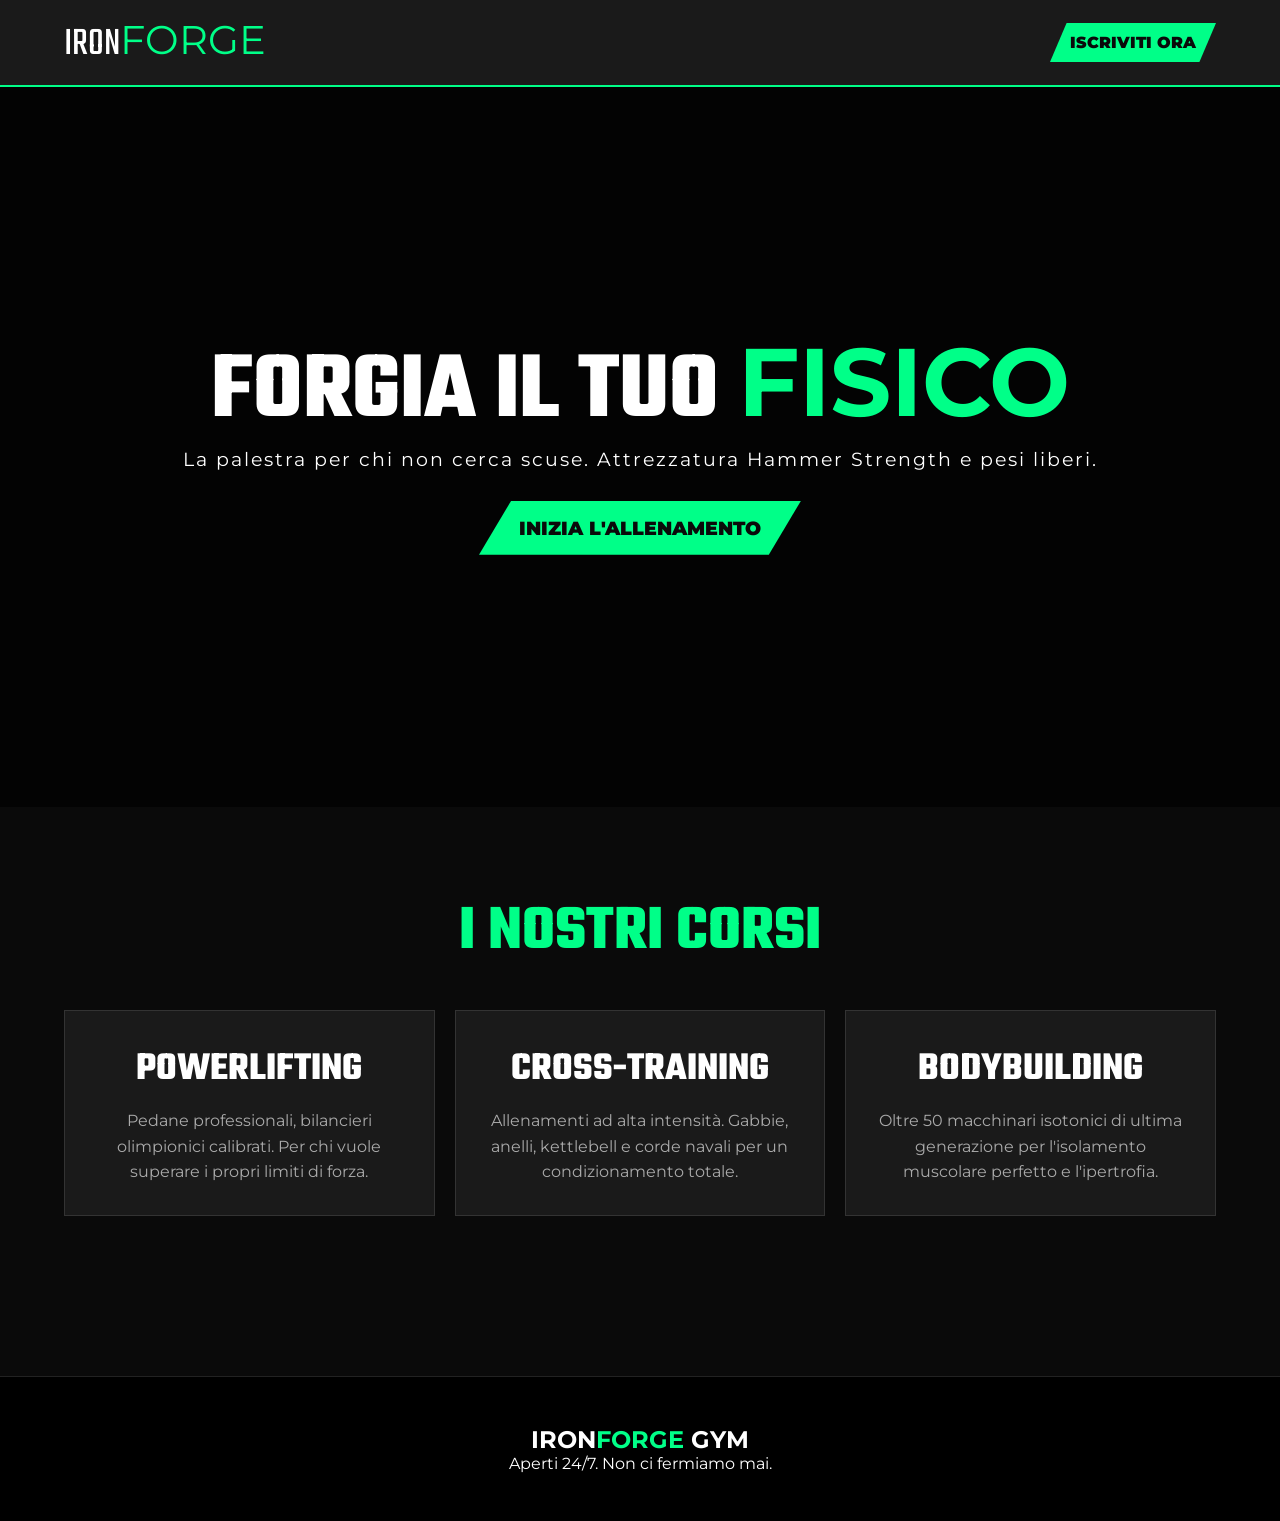
<file: assets/vertex/gym.html>
<!DOCTYPE html>
<html lang="it">
<head>
    <meta charset="UTF-8">
    <meta name="viewport" content="width=device-width, initial-scale=1.0">
    <title>IronForge Gym | Palestra e Fitness</title>
    <link href="https://fonts.googleapis.com/css2?family=Teko:wght@600;700&family=Montserrat:wght@400;700;900&display=swap" rel="stylesheet">
    <style>
        :root { --neon: #00ff88; --dark: #0a0a0a; --gray: #1a1a1a; --white: #fff; }
        * { margin: 0; padding: 0; box-sizing: border-box; font-family: 'Montserrat', sans-serif; color: var(--white); }
        body { background: var(--dark); }
        nav { display: flex; justify-content: space-between; padding: 20px 5%; background: var(--gray); align-items: center; border-bottom: 2px solid var(--neon); }
        .logo { font-family: 'Teko', sans-serif; font-size: 2.5rem; color: var(--white); text-transform: uppercase; line-height: 1;}
        .logo span { color: var(--neon); }
        .hero { height: 80vh; background: linear-gradient(rgba(0,0,0,0.7), rgba(0,0,0,0.7)), url('https://images.unsplash.com/photo-1534438327276-14e5300c3a48?ixlib=rb-4.0.3&auto=format&fit=crop&w=1920&q=80') center/cover; display: flex; align-items: center; justify-content: center; text-align: center; }
        .hero h1 { font-family: 'Teko', sans-serif; font-size: 6rem; text-transform: uppercase; margin-bottom: 10px; line-height: 0.9;}
        .hero h1 span { color: var(--neon); }
        .hero p { font-size: 1.2rem; margin-bottom: 30px; letter-spacing: 2px; }
        .btn { background: var(--neon); color: var(--dark); padding: 15px 40px; font-size: 1.2rem; font-weight: 900; text-transform: uppercase; text-decoration: none; transition: 0.3s; clip-path: polygon(10% 0, 100% 0, 90% 100%, 0% 100%); display: inline-block;}
        .btn:hover { background: var(--white); transform: scale(1.05); }
        .classes { padding: 5rem 5%; text-align: center; }
        .classes h2 { font-family: 'Teko', sans-serif; font-size: 4rem; color: var(--neon); margin-bottom: 2rem; }
        .grid { display: grid; grid-template-columns: repeat(auto-fit, minmax(300px, 1fr)); gap: 20px; }
        .card { background: var(--gray); padding: 30px; border: 1px solid #333; transition: 0.3s; }
        .card:hover { border-color: var(--neon); transform: translateY(-10px); }
        .card h3 { font-family: 'Teko', sans-serif; font-size: 2.5rem; margin-bottom: 10px; }
        .card p { color: #aaa; line-height: 1.6; }
        footer { padding: 3rem 5%; text-align: center; background: #000; border-top: 1px solid #222; margin-top: 5rem;}
        footer span { color: var(--neon); }
    </style>
</head>
<body>
    <nav>
        <div class="logo">IRON<span>FORGE</span></div>
        <a href="#" class="btn" style="padding: 10px 20px; font-size: 1rem;">Iscriviti Ora</a>
    </nav>
    <header class="hero">
        <div>
            <h1>FORGIA IL TUO <span>FISICO</span></h1>
            <p>La palestra per chi non cerca scuse. Attrezzatura Hammer Strength e pesi liberi.</p>
            <a href="#corsi" class="btn">Inizia l'Allenamento</a>
        </div>
    </header>
    <section class="classes" id="corsi">
        <h2>I NOSTRI CORSI</h2>
        <div class="grid">
            <div class="card">
                <h3>POWERLIFTING</h3>
                <p>Pedane professionali, bilancieri olimpionici calibrati. Per chi vuole superare i propri limiti di forza.</p>
            </div>
            <div class="card">
                <h3>CROSS-TRAINING</h3>
                <p>Allenamenti ad alta intensità. Gabbie, anelli, kettlebell e corde navali per un condizionamento totale.</p>
            </div>
            <div class="card">
                <h3>BODYBUILDING</h3>
                <p>Oltre 50 macchinari isotonici di ultima generazione per l'isolamento muscolare perfetto e l'ipertrofia.</p>
            </div>
        </div>
    </section>
    <footer>
        <h2>IRON<span>FORGE</span> GYM</h2>
        <p>Aperti 24/7. Non ci fermiamo mai.</p>
    </footer>
</body>
</html>
</file>
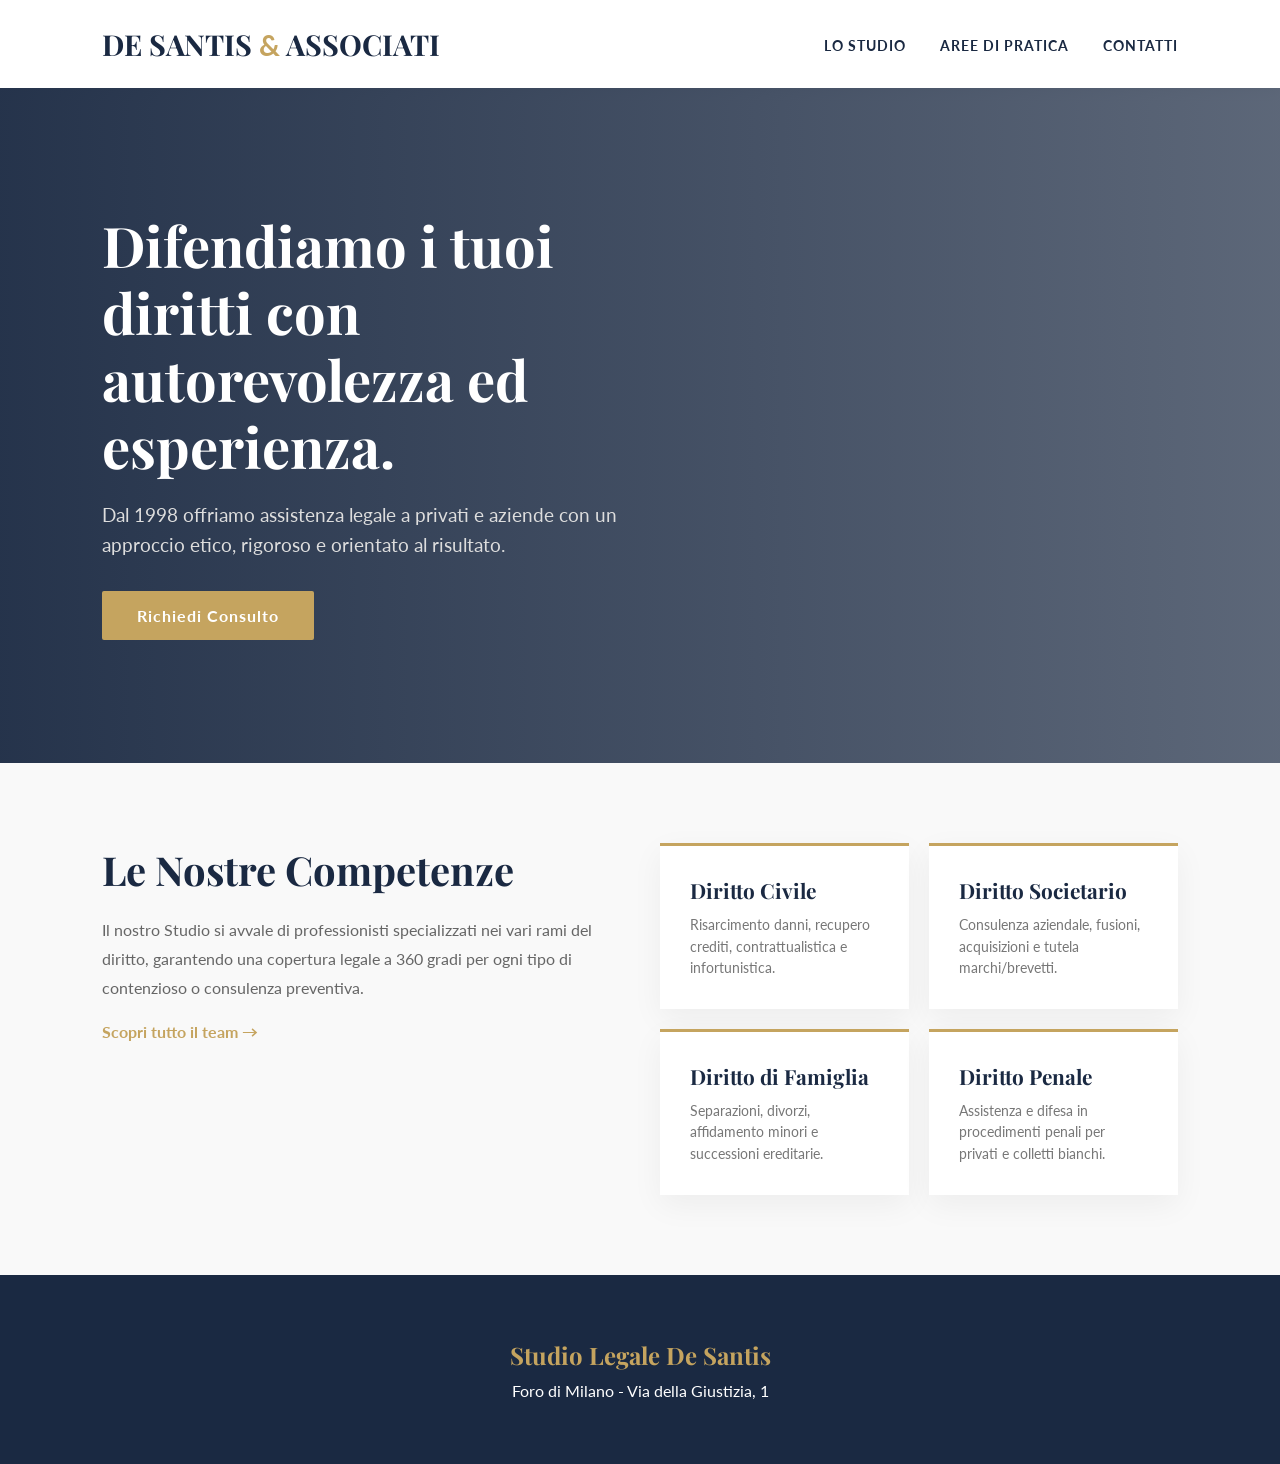
<file: assets/vertex/lawyer.html>
<!DOCTYPE html>
<html lang="it">
<head>
    <meta charset="UTF-8">
    <meta name="viewport" content="width=device-width, initial-scale=1.0">
    <title>Studio Legale De Santis | Avvocati</title>
    <link href="https://fonts.googleapis.com/css2?family=Playfair+Display:ital,wght@0,400;0,700;1,400&family=Lato:wght@300;400;700&display=swap" rel="stylesheet">
    <style>
        :root { --blue: #1A2942; --gold: #C5A45F; --bg: #F9F9F9; --text: #333; }
        * { margin: 0; padding: 0; box-sizing: border-box; font-family: 'Lato', sans-serif; color: var(--text); }
        body { background: var(--bg); }
        h1, h2, h3, .logo { font-family: 'Playfair Display', serif; }
        nav { display: flex; justify-content: space-between; padding: 25px 8%; background: #fff; align-items: center; box-shadow: 0 2px 15px rgba(0,0,0,0.05); }
        .logo { font-size: 1.8rem; font-weight: 700; color: var(--blue); }
        .logo span { color: var(--gold); }
        .nav-links a { margin-left: 30px; text-decoration: none; color: var(--blue); font-weight: 700; font-size: 0.9rem; text-transform: uppercase; letter-spacing: 1px;}
        .hero { height: 75vh; background: linear-gradient(to right, rgba(26, 41, 66, 0.95), rgba(26, 41, 66, 0.7)), url('https://images.unsplash.com/photo-1505664194779-8beaceb93744?ixlib=rb-4.0.3&auto=format&fit=crop&w=1920&q=80') center/cover; display: flex; align-items: center; padding: 0 8%; color: white;}
        .hero-text { max-width: 600px; }
        .hero h1 { font-size: 3.5rem; color: white; margin-bottom: 20px; line-height: 1.2;}
        .hero p { font-size: 1.2rem; color: #ddd; margin-bottom: 30px; line-height: 1.6; }
        .btn { background: var(--gold); color: white; padding: 15px 35px; text-decoration: none; font-weight: 700; letter-spacing: 1px; transition: 0.3s; border-radius: 2px; display: inline-block;}
        .btn:hover { background: #b08d4a; }
        .services { padding: 5rem 8%; display: flex; gap: 40px; }
        .services-text { flex: 1; }
        .services-text h2 { font-size: 2.5rem; color: var(--blue); margin-bottom: 20px; }
        .services-text p { line-height: 1.8; color: #666; margin-bottom: 20px;}
        .grid { flex: 1; display: grid; grid-template-columns: 1fr 1fr; gap: 20px; }
        .card { background: white; padding: 30px; border-top: 3px solid var(--gold); box-shadow: 0 10px 30px rgba(0,0,0,0.05); }
        .card h3 { color: var(--blue); margin-bottom: 10px; font-size: 1.3rem;}
        .card p { font-size: 0.9rem; color: #777; line-height: 1.5; }
        footer { background: var(--blue); color: white; padding: 4rem 8%; text-align: center; }
        footer h2, footer p { color: white; }

        /* Responsive Mobile */
        @media (max-width: 900px) {
            nav { flex-direction: column; gap: 1rem; padding: 20px 5%; text-align: center; }
            .nav-links a { margin: 0 10px; }
            .hero { height: auto; min-height: 70vh; padding: 5rem 5% 4rem; text-align: center; }
            .hero-text { max-width: 100%; margin: 0 auto; }
            .hero h1 { font-size: clamp(2.2rem, 7vw, 3rem); }
            .hero p { font-size: 1.05rem; }
            .services { flex-direction: column; padding: 4rem 5%; gap: 2.5rem; }
            .services-text h2 { font-size: 2.2rem; }
            .grid { grid-template-columns: 1fr; gap: 15px; }
            .card { padding: 22px; }
        }
    </style>
</head>
<body>
    <nav>
        <div class="logo">DE SANTIS <span>&</span> ASSOCIATI</div>
        <div class="nav-links">
            <a href="#">Lo Studio</a>
            <a href="#">Aree di Pratica</a>
            <a href="#">Contatti</a>
        </div>
    </nav>
    <header class="hero">
        <div class="hero-text">
            <h1>Difendiamo i tuoi diritti con autorevolezza ed esperienza.</h1>
            <p>Dal 1998 offriamo assistenza legale a privati e aziende con un approccio etico, rigoroso e orientato al risultato.</p>
            <a href="#" class="btn">Richiedi Consulto</a>
        </div>
    </header>
    <section class="services">
        <div class="services-text">
            <h2>Le Nostre Competenze</h2>
            <p>Il nostro Studio si avvale di professionisti specializzati nei vari rami del diritto, garantendo una copertura legale a 360 gradi per ogni tipo di contenzioso o consulenza preventiva.</p>
            <a href="#" style="color: var(--gold); font-weight: bold; text-decoration: none;">Scopri tutto il team &rarr;</a>
        </div>
        <div class="grid">
            <div class="card">
                <h3>Diritto Civile</h3>
                <p>Risarcimento danni, recupero crediti, contrattualistica e infortunistica.</p>
            </div>
            <div class="card">
                <h3>Diritto Societario</h3>
                <p>Consulenza aziendale, fusioni, acquisizioni e tutela marchi/brevetti.</p>
            </div>
            <div class="card">
                <h3>Diritto di Famiglia</h3>
                <p>Separazioni, divorzi, affidamento minori e successioni ereditarie.</p>
            </div>
            <div class="card">
                <h3>Diritto Penale</h3>
                <p>Assistenza e difesa in procedimenti penali per privati e colletti bianchi.</p>
            </div>
        </div>
    </section>
    <footer>
        <h2 style="font-family: 'Playfair Display', serif; color: var(--gold); margin-bottom: 10px;">Studio Legale De Santis</h2>
        <p>Foro di Milano - Via della Giustizia, 1</p>
    </footer>
</body>
</html>
</file>
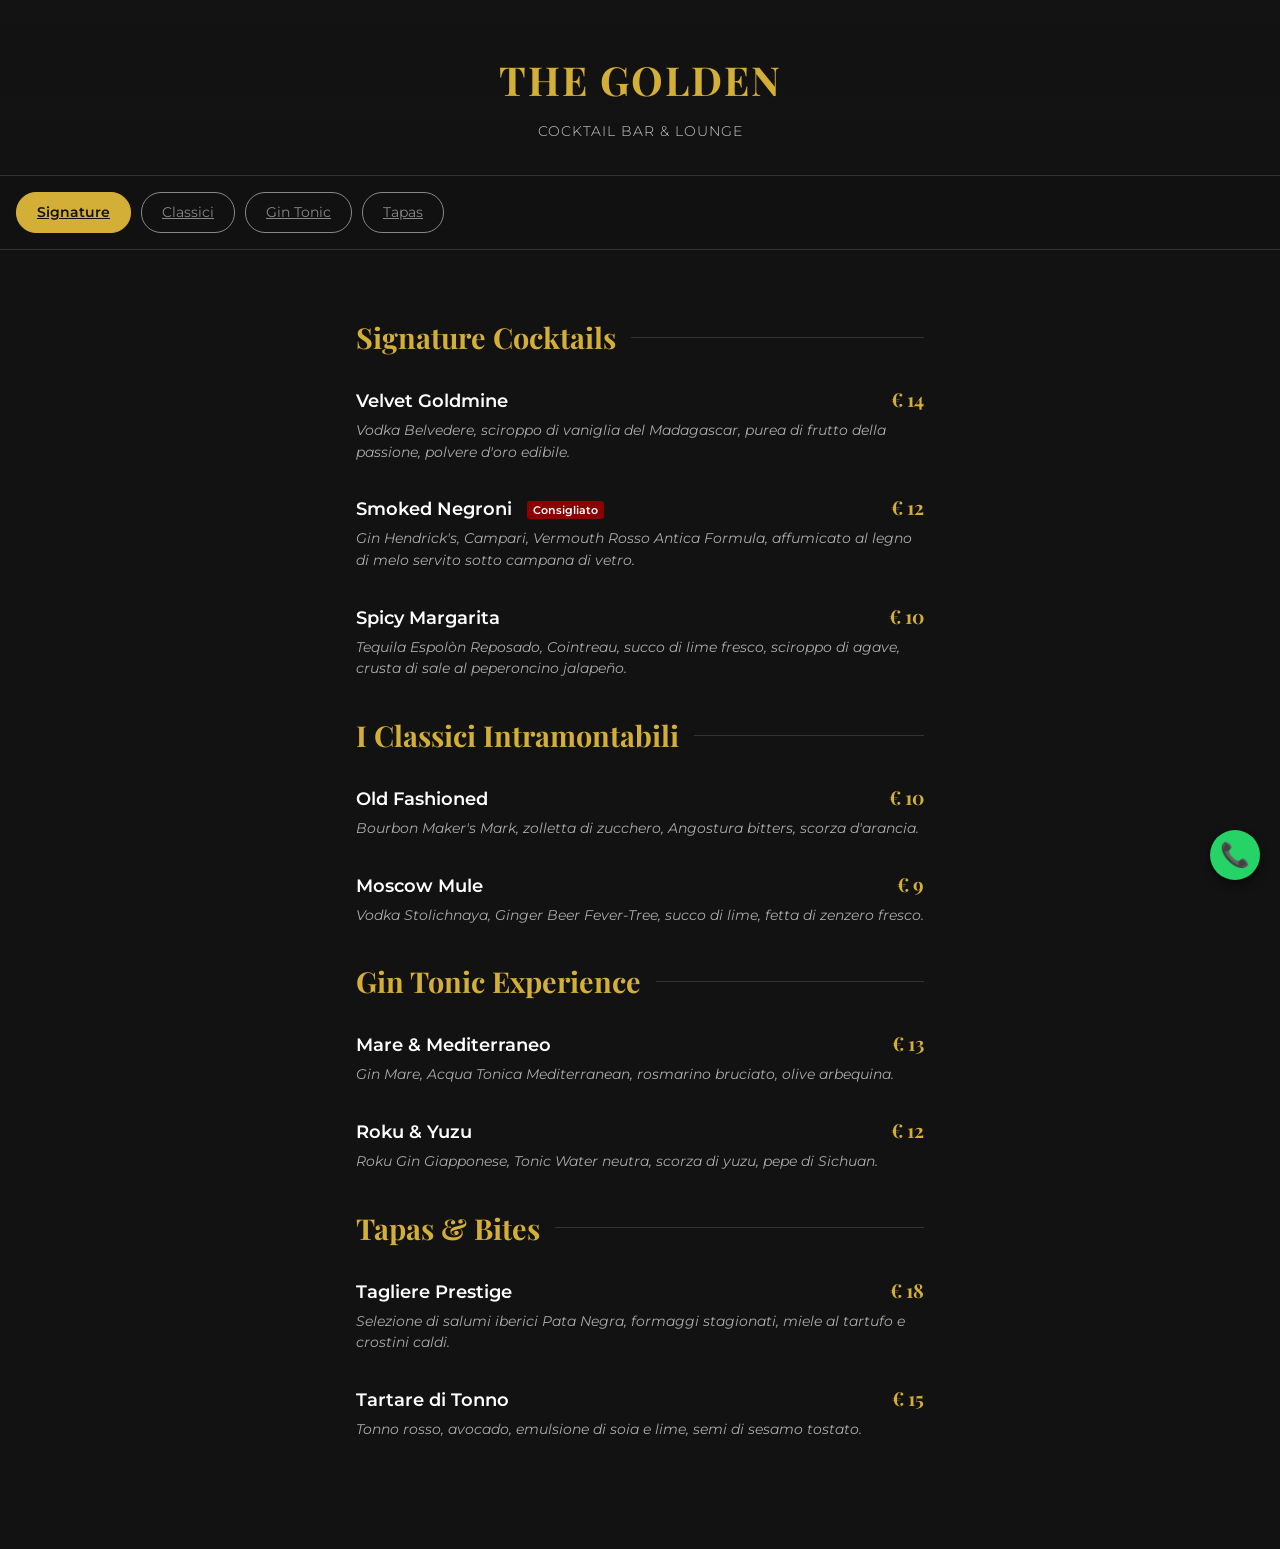
<file: assets/vertex/menu_cocktail.html>
<!DOCTYPE html>
<html lang="it">
<head>
    <meta charset="UTF-8">
    <meta name="viewport" content="width=device-width, initial-scale=1.0, maximum-scale=1.0, user-scalable=no">
    <title>Menù - The Golden Cocktail Bar</title>
    <link href="https://fonts.googleapis.com/css2?family=Playfair+Display:ital,wght@0,400;0,700;1,400&family=Montserrat:wght@300;400;600&display=swap" rel="stylesheet">
    <style>
        :root {
            --bg-color: #121212;
            --text-color: #f5f5f5;
            --gold: #d4af37;
            --gold-dark: #aa8c2c;
            --gray: #333;
        }

        * {
            margin: 0;
            padding: 0;
            box-sizing: border-box;
        }

        body {
            background-color: var(--bg-color);
            color: var(--text-color);
            font-family: 'Montserrat', sans-serif;
            line-height: 1.6;
        }

        /* Intestazione */
        header {
            text-align: center;
            padding: 3rem 1rem 2rem;
            border-bottom: 1px solid var(--gray);
            background: linear-gradient(to bottom, rgba(18,18,18,0.9), var(--bg-color)), url('https://images.unsplash.com/photo-1514362545857-3bc16c4c7d1b?ixlib=rb-4.0.3&auto=format&fit=crop&w=800&q=80') center/cover;
        }

        header h1 {
            font-family: 'Playfair Display', serif;
            font-size: 2.5rem;
            color: var(--gold);
            letter-spacing: 2px;
            margin-bottom: 0.5rem;
            text-transform: uppercase;
        }

        header p {
            font-size: 0.9rem;
            color: #ccc;
            font-weight: 300;
            letter-spacing: 1px;
        }

        /* Filtri Categorie (Sticky) */
        .categories {
            display: flex;
            overflow-x: auto;
            padding: 1rem;
            background-color: rgba(18, 18, 18, 0.95);
            position: sticky;
            top: 0;
            z-index: 100;
            border-bottom: 1px solid var(--gray);
            /* Nascondi scrollbar */
            scrollbar-width: none; 
            -ms-overflow-style: none;
        }
        .categories::-webkit-scrollbar {
            display: none;
        }

        .cat-btn {
            background: transparent;
            color: #888;
            border: 1px solid #888;
            padding: 8px 20px;
            margin-right: 10px;
            border-radius: 20px;
            font-family: 'Montserrat', sans-serif;
            font-size: 0.9rem;
            white-space: nowrap;
            cursor: pointer;
            transition: all 0.3s;
        }

        .cat-btn.active, .cat-btn:hover {
            color: var(--bg-color);
            background-color: var(--gold);
            border-color: var(--gold);
            font-weight: 600;
        }

        /* Lista Menù */
        .menu-container {
            padding: 2rem 1rem 5rem;
            max-width: 600px;
            margin: 0 auto;
        }

        .section-title {
            font-family: 'Playfair Display', serif;
            color: var(--gold);
            font-size: 1.8rem;
            margin: 2rem 0 1.5rem;
            display: flex;
            align-items: center;
        }

        .section-title::after {
            content: '';
            flex: 1;
            height: 1px;
            background-color: var(--gray);
            margin-left: 15px;
        }

        /* Singolo Articolo */
        .item {
            margin-bottom: 1.8rem;
        }

        .item-header {
            display: flex;
            justify-content: space-between;
            align-items: baseline;
            margin-bottom: 0.3rem;
        }

        .item-name {
            font-weight: 600;
            font-size: 1.1rem;
            color: white;
        }

        .item-price {
            font-family: 'Playfair Display', serif;
            color: var(--gold);
            font-size: 1.2rem;
            font-weight: bold;
        }

        .item-desc {
            font-size: 0.85rem;
            color: #aaa;
            font-style: italic;
        }

        .badge {
            background-color: #8b0000;
            color: white;
            font-size: 0.7rem;
            padding: 2px 6px;
            border-radius: 3px;
            margin-left: 10px;
            vertical-align: middle;
            font-style: normal;
        }

        /* Notifica aggiunta */
        .whatsapp-btn {
            position: fixed;
            bottom: 20px;
            right: 20px;
            background-color: #25D366;
            color: white;
            width: 50px;
            height: 50px;
            border-radius: 50%;
            display: flex;
            justify-content: center;
            align-items: center;
            box-shadow: 0 4px 10px rgba(0,0,0,0.5);
            text-decoration: none;
            font-size: 1.5rem;
            z-index: 1000;
        }

    </style>
</head>
<body>

    <header>
        <h1>The Golden</h1>
        <p>COCKTAIL BAR & LOUNGE</p>
    </header>

    <!-- Navigazione Categorie Ottimizzata per Swipe -->
    <div class="categories">
        <a href="#signature" class="cat-btn active">Signature</a>
        <a href="#classici" class="cat-btn">Classici</a>
        <a href="#gin" class="cat-btn">Gin Tonic</a>
        <a href="#food" class="cat-btn">Tapas</a>
    </div>

    <div class="menu-container">

        <!-- Categoria 1 -->
        <h2 id="signature" class="section-title">Signature Cocktails</h2>
        
        <div class="item">
            <div class="item-header">
                <span class="item-name">Velvet Goldmine</span>
                <span class="item-price">€ 14</span>
            </div>
            <p class="item-desc">Vodka Belvedere, sciroppo di vaniglia del Madagascar, purea di frutto della passione, polvere d'oro edibile.</p>
        </div>

        <div class="item">
            <div class="item-header">
                <span class="item-name">Smoked Negroni <span class="badge">Consigliato</span></span>
                <span class="item-price">€ 12</span>
            </div>
            <p class="item-desc">Gin Hendrick's, Campari, Vermouth Rosso Antica Formula, affumicato al legno di melo servito sotto campana di vetro.</p>
        </div>

        <div class="item">
            <div class="item-header">
                <span class="item-name">Spicy Margarita</span>
                <span class="item-price">€ 10</span>
            </div>
            <p class="item-desc">Tequila Espolòn Reposado, Cointreau, succo di lime fresco, sciroppo di agave, crusta di sale al peperoncino jalapeño.</p>
        </div>

        <!-- Categoria 2 -->
        <h2 id="classici" class="section-title">I Classici Intramontabili</h2>
        
        <div class="item">
            <div class="item-header">
                <span class="item-name">Old Fashioned</span>
                <span class="item-price">€ 10</span>
            </div>
            <p class="item-desc">Bourbon Maker's Mark, zolletta di zucchero, Angostura bitters, scorza d'arancia.</p>
        </div>

        <div class="item">
            <div class="item-header">
                <span class="item-name">Moscow Mule</span>
                <span class="item-price">€ 9</span>
            </div>
            <p class="item-desc">Vodka Stolichnaya, Ginger Beer Fever-Tree, succo di lime, fetta di zenzero fresco.</p>
        </div>

        <!-- Categoria 3 -->
        <h2 id="gin" class="section-title">Gin Tonic Experience</h2>
        
        <div class="item">
            <div class="item-header">
                <span class="item-name">Mare & Mediterraneo</span>
                <span class="item-price">€ 13</span>
            </div>
            <p class="item-desc">Gin Mare, Acqua Tonica Mediterranean, rosmarino bruciato, olive arbequina.</p>
        </div>

        <div class="item">
            <div class="item-header">
                <span class="item-name">Roku & Yuzu</span>
                <span class="item-price">€ 12</span>
            </div>
            <p class="item-desc">Roku Gin Giapponese, Tonic Water neutra, scorza di yuzu, pepe di Sichuan.</p>
        </div>

        <!-- Categoria 4 -->
        <h2 id="food" class="section-title">Tapas & Bites</h2>
        
        <div class="item">
            <div class="item-header">
                <span class="item-name">Tagliere Prestige</span>
                <span class="item-price">€ 18</span>
            </div>
            <p class="item-desc">Selezione di salumi iberici Pata Negra, formaggi stagionati, miele al tartufo e crostini caldi.</p>
        </div>

        <div class="item">
            <div class="item-header">
                <span class="item-name">Tartare di Tonno</span>
                <span class="item-price">€ 15</span>
            </div>
            <p class="item-desc">Tonno rosso, avocado, emulsione di soia e lime, semi di sesamo tostato.</p>
        </div>

    </div>

    <!-- Bottone fisso per prenotare tavolo -->
    <a href="#" class="whatsapp-btn" title="Prenota su WhatsApp" onclick="alert('Qui si aprirà la chat WhatsApp del locale!')">
        📞
    </a>

    <script>
        // Semplice script per evidenziare la categoria cliccata
        const btns = document.querySelectorAll('.cat-btn');
        btns.forEach(btn => {
            btn.addEventListener('click', function() {
                btns.forEach(b => b.classList.remove('active'));
                this.classList.add('active');
            });
        });
    </script>
</body>
</html>
</file>
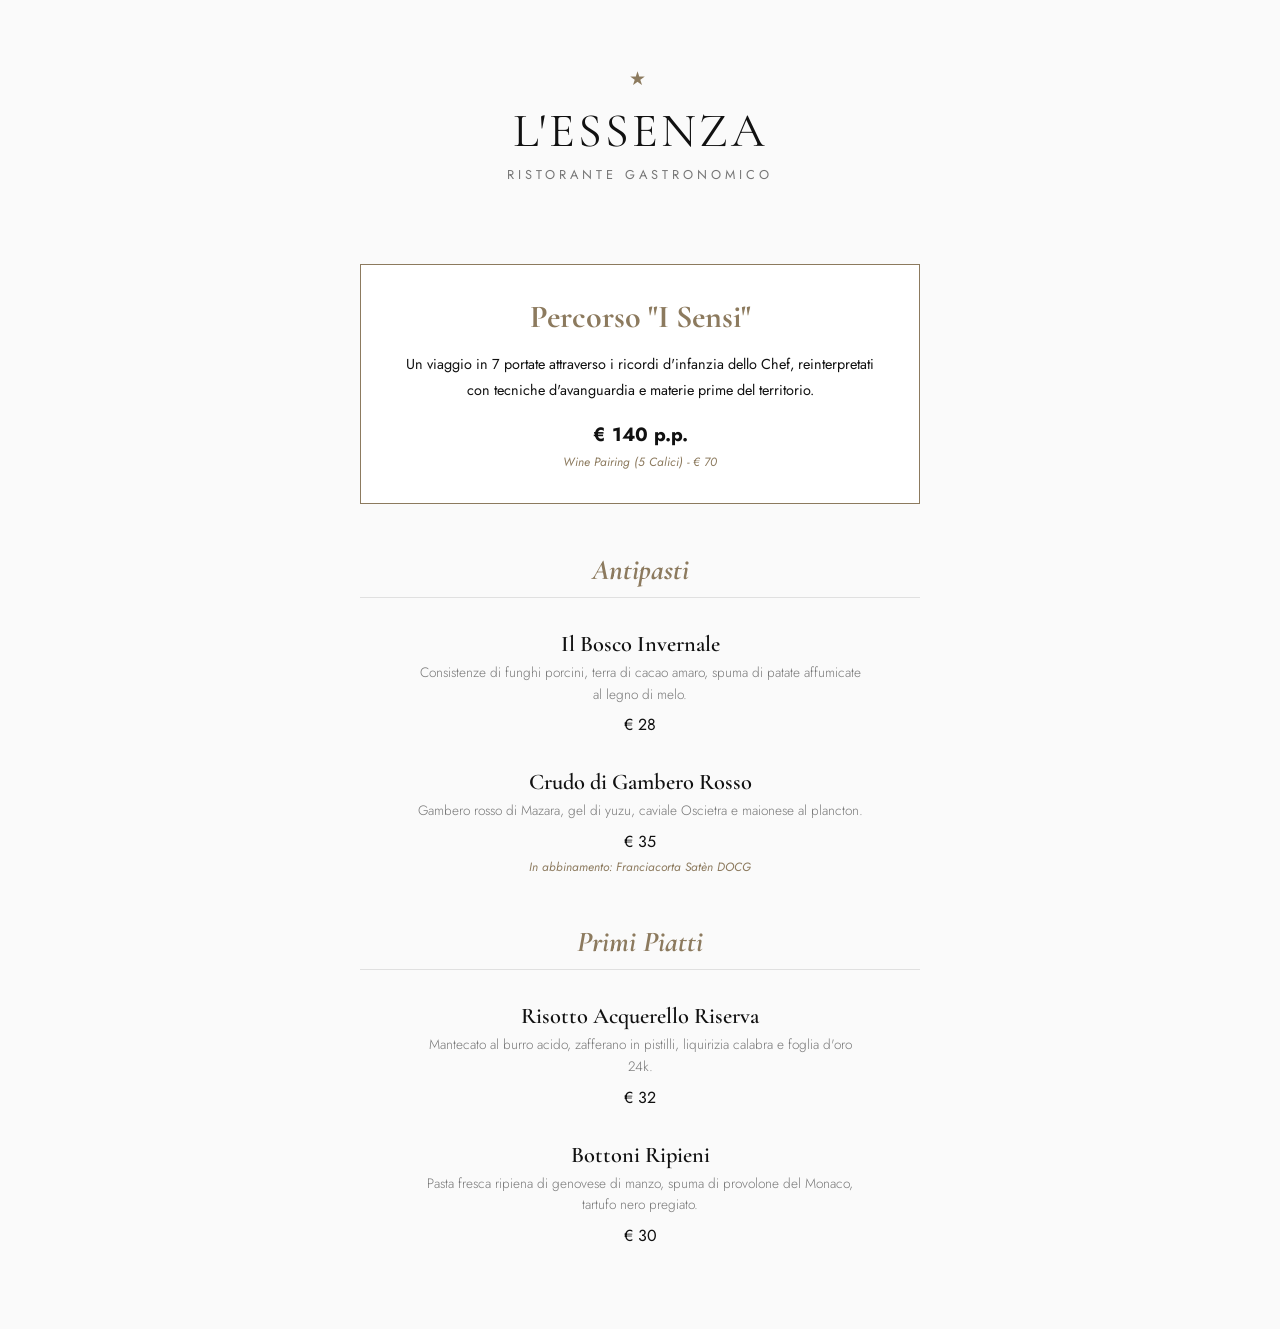
<file: assets/vertex/menu_finedining.html>
<!DOCTYPE html>
<html lang="it">
<head>
    <meta charset="UTF-8">
    <meta name="viewport" content="width=device-width, initial-scale=1.0, maximum-scale=1.0, user-scalable=no">
    <title>Menù - L'Essenza | Fine Dining</title>
    <link href="https://fonts.googleapis.com/css2?family=Cormorant+Garamond:ital,wght@0,300;0,400;0,600;1,400&family=Jost:wght@300;400&display=swap" rel="stylesheet">
    <style>
        :root { --bg: #FAFAFA; --text: #111; --accent: #8C7A5E; --muted: #777; }
        * { margin: 0; padding: 0; box-sizing: border-box; font-family: 'Jost', sans-serif; }
        body { background: var(--bg); color: var(--text); padding-bottom: 50px; }
        header { text-align: center; padding: 4rem 1rem 3rem; }
        .stars { color: var(--accent); font-size: 1.2rem; margin-bottom: 10px; letter-spacing: 5px; }
        h1 { font-family: 'Cormorant Garamond', serif; font-size: 3rem; font-weight: 400; letter-spacing: 3px; margin-bottom: 5px; text-transform: uppercase;}
        .subtitle { font-size: 0.8rem; letter-spacing: 4px; color: var(--muted); text-transform: uppercase; }
        
        .menu-container { max-width: 600px; margin: 0 auto; padding: 0 20px; }
        .course-title { font-family: 'Cormorant Garamond', serif; font-size: 1.8rem; text-align: center; margin: 3rem 0 2rem; color: var(--accent); font-style: italic; border-bottom: 1px solid #E0E0E0; padding-bottom: 10px;}
        
        .dish { margin-bottom: 2rem; text-align: center; }
        .dish-name { font-family: 'Cormorant Garamond', serif; font-size: 1.4rem; font-weight: 600; margin-bottom: 5px;}
        .dish-desc { font-size: 0.85rem; color: var(--muted); line-height: 1.6; margin-bottom: 8px; font-weight: 300; max-width: 80%; margin-left: auto; margin-right: auto;}
        .dish-price { font-size: 1rem; color: var(--text); font-weight: 400; }
        
        .wine-pairing { font-size: 0.75rem; color: var(--accent); margin-top: 5px; font-style: italic; }
        
        .degustazione { border: 1px solid var(--accent); padding: 2rem; margin: 2rem 0; text-align: center; background: white;}
        .degustazione h2 { font-family: 'Cormorant Garamond', serif; font-size: 2rem; margin-bottom: 1rem; color: var(--accent);}
        .degustazione p { font-size: 0.9rem; line-height: 1.8; margin-bottom: 1rem;}
        .degustazione-price { font-size: 1.2rem; font-weight: bold; margin-top: 1rem;}
    </style>
</head>
<body>
    <header>
        <div class="stars">★</div>
        <h1>L'Essenza</h1>
        <p class="subtitle">Ristorante Gastronomico</p>
    </header>

    <div class="menu-container">
        
        <div class="degustazione">
            <h2>Percorso "I Sensi"</h2>
            <p>Un viaggio in 7 portate attraverso i ricordi d'infanzia dello Chef, reinterpretati con tecniche d'avanguardia e materie prime del territorio.</p>
            <div class="degustazione-price">€ 140 p.p.</div>
            <div class="wine-pairing">Wine Pairing (5 Calici) - € 70</div>
        </div>

        <h2 class="course-title">Antipasti</h2>
        
        <div class="dish">
            <div class="dish-name">Il Bosco Invernale</div>
            <div class="dish-desc">Consistenze di funghi porcini, terra di cacao amaro, spuma di patate affumicate al legno di melo.</div>
            <div class="dish-price">€ 28</div>
        </div>

        <div class="dish">
            <div class="dish-name">Crudo di Gambero Rosso</div>
            <div class="dish-desc">Gambero rosso di Mazara, gel di yuzu, caviale Oscietra e maionese al plancton.</div>
            <div class="dish-price">€ 35</div>
            <div class="wine-pairing">In abbinamento: Franciacorta Satèn DOCG</div>
        </div>

        <h2 class="course-title">Primi Piatti</h2>
        
        <div class="dish">
            <div class="dish-name">Risotto Acquerello Riserva</div>
            <div class="dish-desc">Mantecato al burro acido, zafferano in pistilli, liquirizia calabra e foglia d'oro 24k.</div>
            <div class="dish-price">€ 32</div>
        </div>

        <div class="dish">
            <div class="dish-name">Bottoni Ripieni</div>
            <div class="dish-desc">Pasta fresca ripiena di genovese di manzo, spuma di provolone del Monaco, tartufo nero pregiato.</div>
            <div class="dish-price">€ 30</div>
        </div>

    </div>
</body>
</html>
</file>
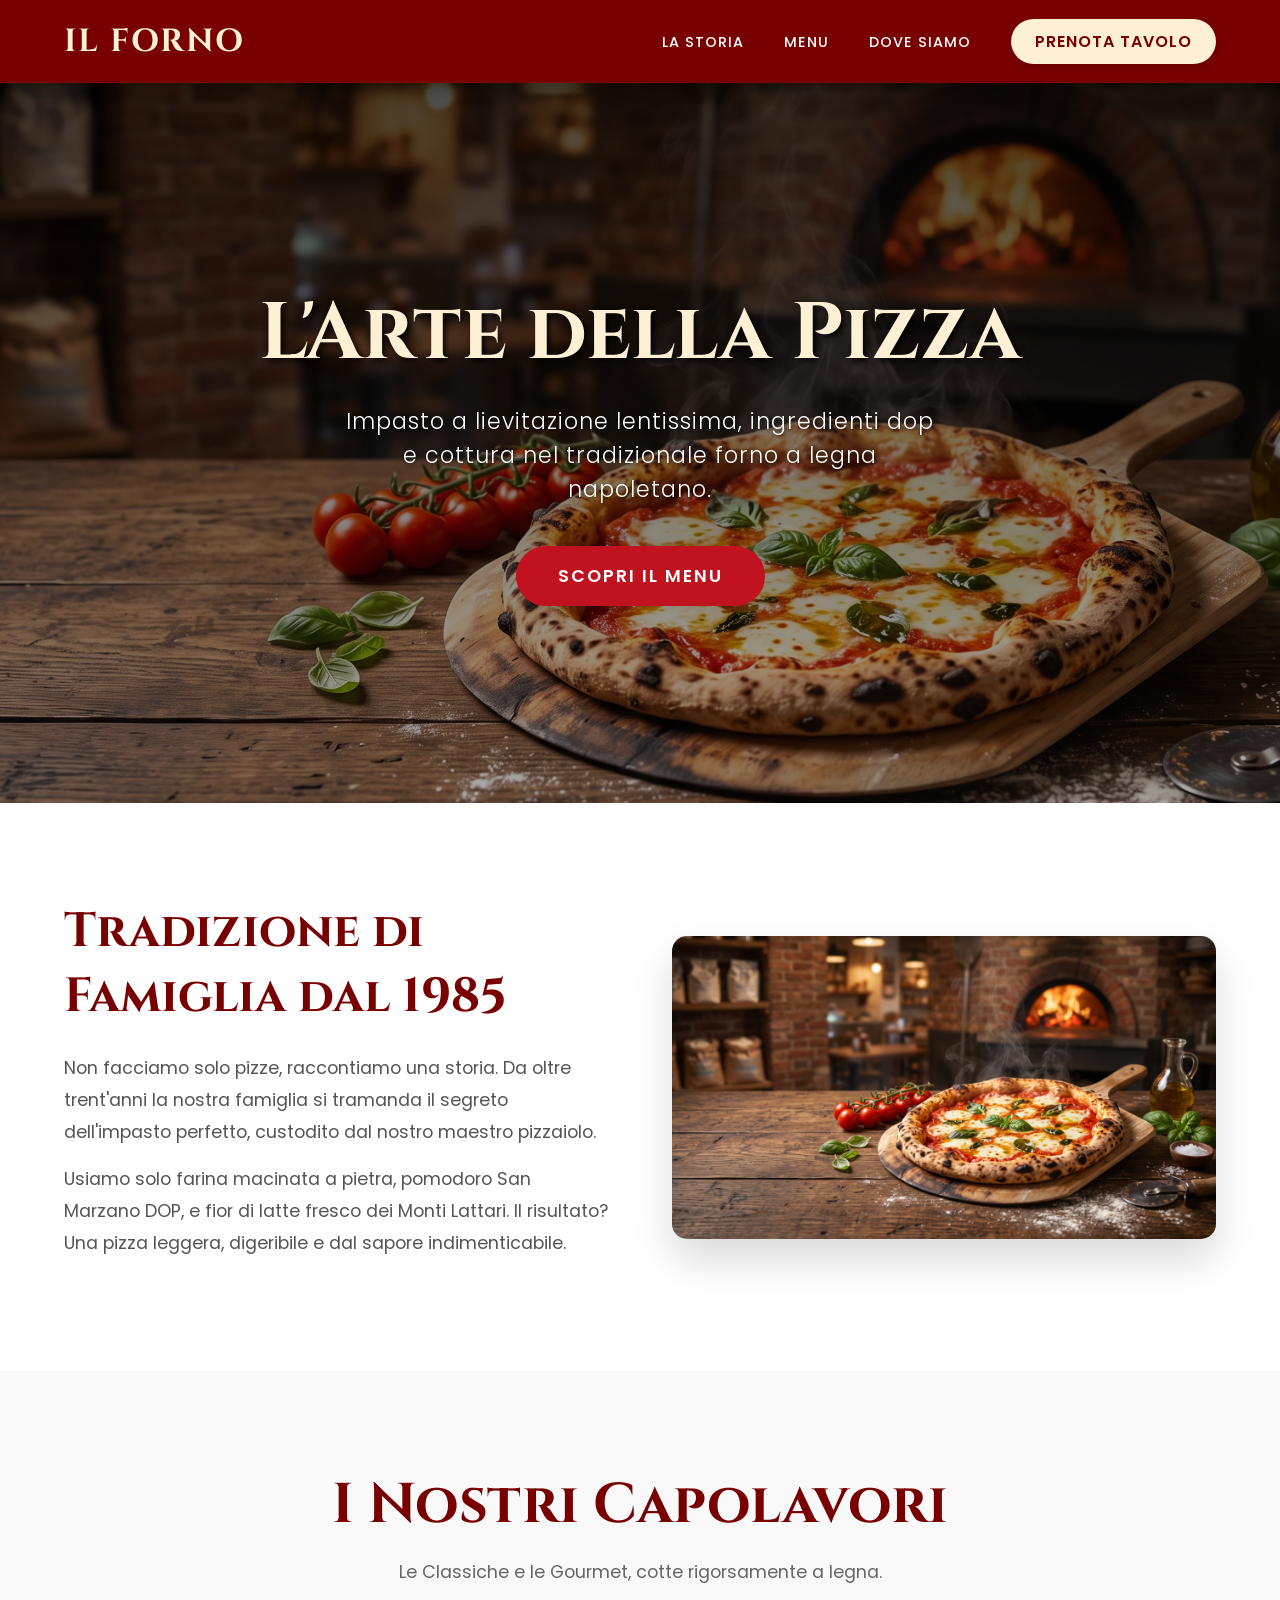
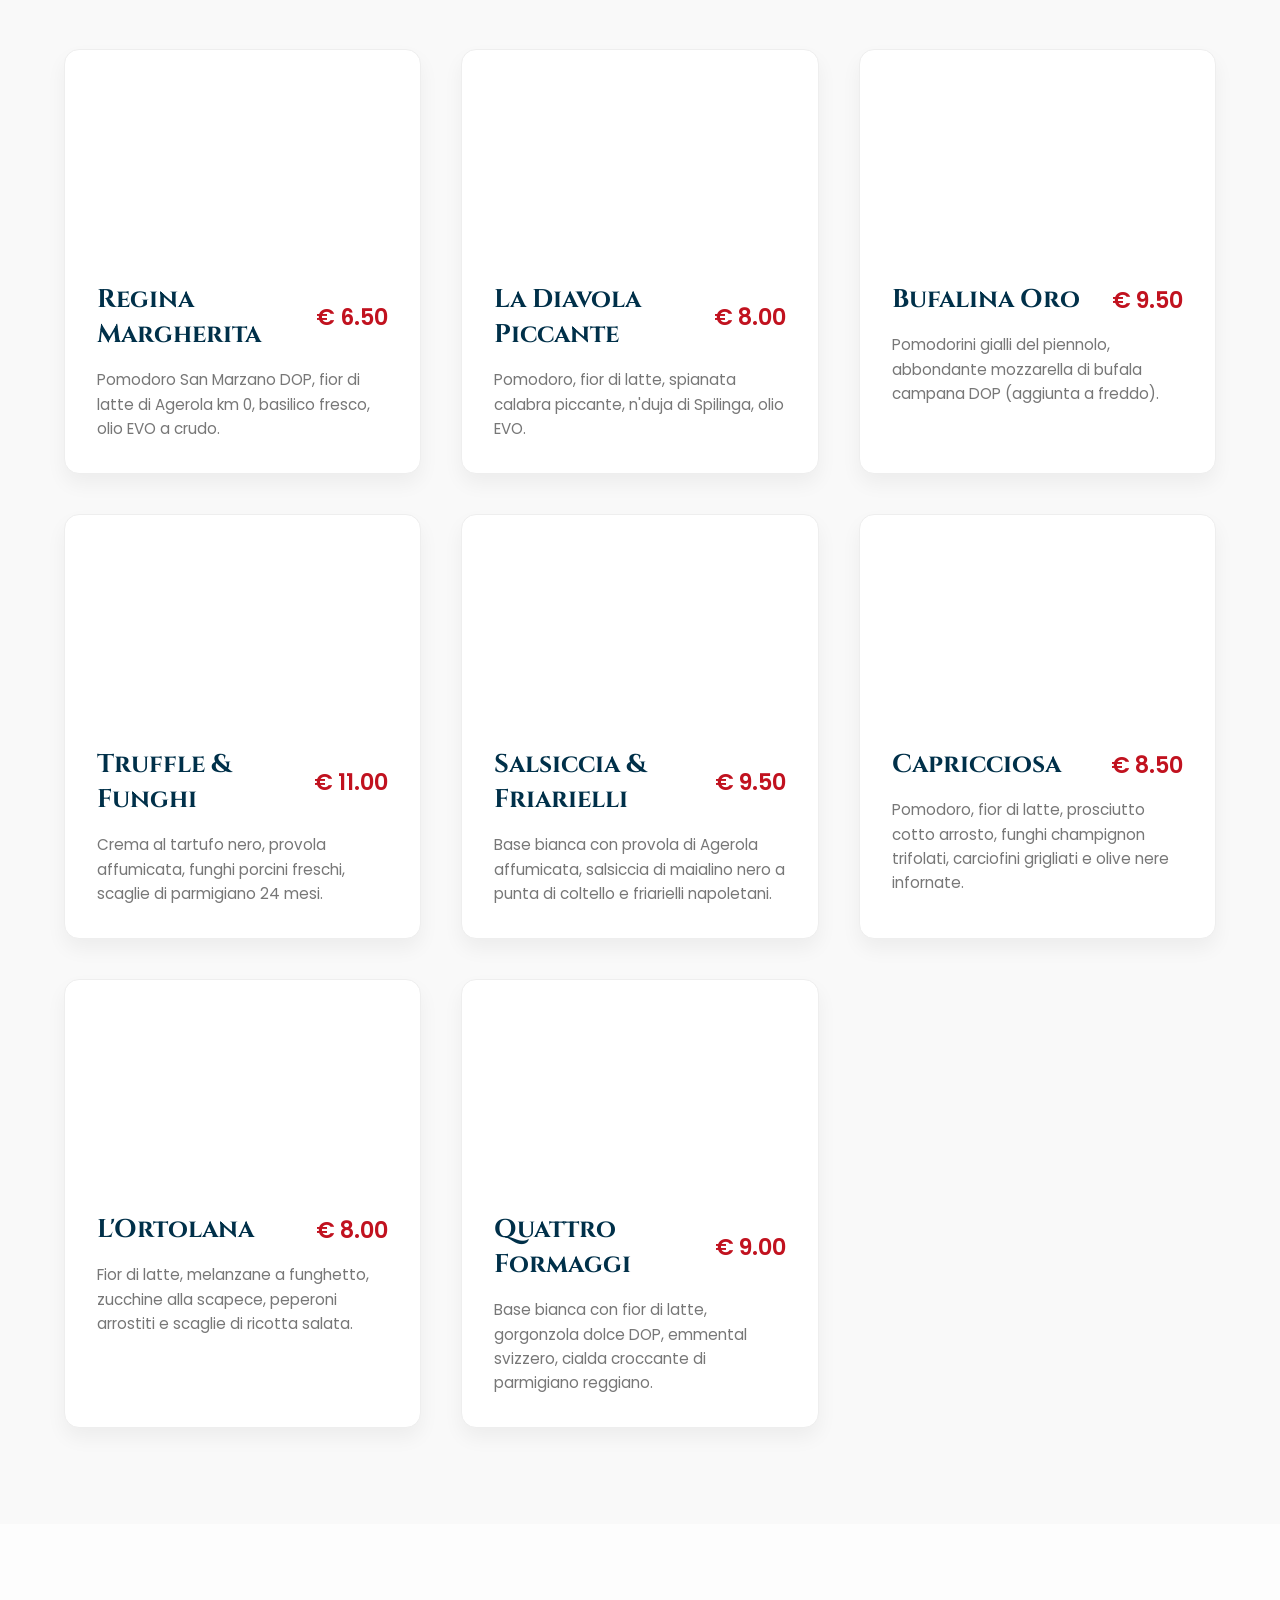
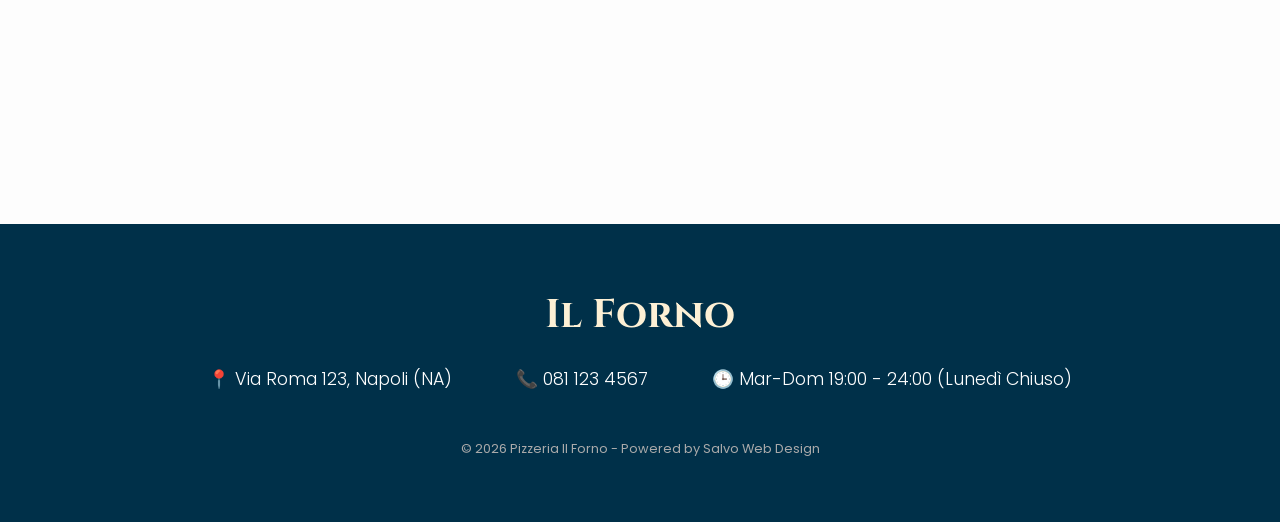
<file: assets/vertex/pizzeria.html>
<!DOCTYPE html>
<html lang="it">
<head>
    <meta charset="UTF-8">
    <meta name="viewport" content="width=device-width, initial-scale=1.0">
    <title>Pizzeria Il Forno | La Vera Napoletana</title>
    <!-- Import Google Fonts -->
    <link rel="preconnect" href="https://fonts.googleapis.com">
    <link rel="preconnect" href="https://fonts.gstatic.com" crossorigin>
    <link href="https://fonts.googleapis.com/css2?family=Cinzel:wght@700&family=Poppins:wght@300;400;500;600&display=swap" rel="stylesheet">
    
    <style>
        /* Variabili Colore */
        :root {
            --red: #C1121F;
            --red-dark: #780000;
            --gold: #FDF0D5;
            --dark: #003049;
            --bg-light: #FDFDFD;
        }

        /* Impostazioni Base */
        * {
            margin: 0;
            padding: 0;
            box-sizing: border-box;
            font-family: 'Poppins', sans-serif; /* Font elegante e moderno per testi */
        }
        
        body {
            background-color: var(--bg-light);
            color: var(--dark);
        }

        /* Titoli con Font Classico */
        h1, h2, h3, .logo {
            font-family: 'Cinzel', serif; /* Font scenografico per pizzeria */
        }

        /* Navigazione */
        nav {
            background-color: var(--red-dark);
            color: white;
            display: flex;
            justify-content: space-between;
            align-items: center;
            padding: 1.2rem 5%;
            position: sticky;
            top: 0;
            z-index: 100;
            box-shadow: 0 4px 15px rgba(0,0,0,0.3);
        }

        nav .logo {
            font-size: 2rem;
            font-weight: 700;
            letter-spacing: 2px;
            color: var(--gold);
        }

        .nav-links {
            display: flex;
            align-items: center;
            gap: 2.5rem;
            list-style: none;
        }

        .nav-links li a {
            color: white;
            text-decoration: none;
            font-weight: 500;
            text-transform: uppercase;
            font-size: 0.9rem;
            letter-spacing: 1px;
            transition: color 0.3s;
        }

        .nav-links li a:hover {
            color: var(--gold);
        }

        .btn-prenota {
            background-color: var(--gold);
            color: var(--red-dark);
            padding: 10px 24px;
            text-decoration: none;
            font-weight: 600;
            border-radius: 30px;
            border: none;
            cursor: pointer;
            font-size: 1rem;
            text-transform: uppercase;
            letter-spacing: 1px;
            transition: all 0.3s ease;
            box-shadow: 0 4px 6px rgba(0,0,0,0.1);
        }

        .btn-prenota:hover {
            background-color: white;
            transform: translateY(-2px);
            box-shadow: 0 6px 12px rgba(0,0,0,0.2);
        }

        /* Sezione Hero (Intestazione) */
        .hero {
            background: linear-gradient(rgba(0, 0, 0, 0.7), rgba(0, 0, 0, 0.3)), url('pizza.jpeg') center/cover fixed;
            height: 80vh;
            display: flex;
            flex-direction: column;
            justify-content: center;
            align-items: center;
            text-align: center;
            color: white;
            padding: 0 20px;
        }

        .hero h1 {
            font-size: 5rem;
            margin-bottom: 1rem;
            color: var(--gold);
            text-shadow: 3px 3px 6px rgba(0,0,0,0.9);
        }

        .hero p {
            font-size: 1.4rem;
            margin-bottom: 2.5rem;
            font-weight: 300;
            max-width: 600px;
            letter-spacing: 1px;
            text-shadow: 1px 1px 4px rgba(0,0,0,0.8);
        }

        .btn {
            background-color: var(--red);
            color: white;
            padding: 15px 40px;
            text-decoration: none;
            font-size: 1.1rem;
            font-weight: 600;
            border-radius: 30px;
            transition: background 0.3s, transform 0.2s;
            text-transform: uppercase;
            letter-spacing: 2px;
            border: 2px solid var(--red);
        }

        .btn:hover {
            background-color: transparent;
            transform: translateY(-3px);
        }

        /* Sezione Chi Siamo */
        .about-section {
            padding: 6rem 5%;
            display: flex;
            align-items: center;
            gap: 4rem;
            background-color: white;
        }

        .about-text {
            flex: 1;
        }

        .about-text h2 {
            font-size: 3rem;
            color: var(--red-dark);
            margin-bottom: 1.5rem;
        }

        .about-text p {
            font-size: 1.1rem;
            line-height: 1.8;
            color: #555;
            margin-bottom: 1rem;
        }

        .about-img {
            flex: 1;
            border-radius: 15px;
            overflow: hidden;
            box-shadow: 0 20px 40px rgba(0,0,0,0.15);
        }

        .about-img img {
            width: 100%;
            display: block;
            transition: transform 0.5s;
        }
        
        .about-img:hover img {
            transform: scale(1.05);
        }

        /* Sezione Menu */
        .menu-section {
            padding: 6rem 5%;
            text-align: center;
            background-color: #f9f9f9;
        }

        .menu-section h2 {
            font-size: 3.5rem;
            color: var(--red-dark);
            margin-bottom: 1rem;
        }
        
        .menu-section > p {
            color: #666;
            margin-bottom: 4rem;
            font-size: 1.1rem;
        }

        .menu-grid {
            display: grid;
            grid-template-columns: repeat(auto-fit, minmax(320px, 1fr));
            gap: 2.5rem;
            max-width: 1200px;
            margin: 0 auto;
        }

        .pizza-card {
            background: white;
            border-radius: 15px;
            overflow: hidden;
            box-shadow: 0 10px 20px rgba(0,0,0,0.05);
            text-align: left;
            transition: transform 0.4s, box-shadow 0.4s;
            border: 1px solid #eee;
        }

        .pizza-card:hover {
            transform: translateY(-12px);
            box-shadow: 0 15px 30px rgba(0,0,0,0.12);
        }

        .card-img {
            height: 200px;
            background-size: cover;
            background-position: center;
        }

        .card-content {
            padding: 2rem;
        }

        .card-content h3 {
            display: flex;
            justify-content: space-between;
            align-items: center;
            font-size: 1.6rem;
            margin-bottom: 1rem;
            color: var(--dark);
        }

        .card-content .price {
            color: var(--red);
            font-size: 1.4rem;
            font-family: 'Poppins', sans-serif;
            font-weight: 600;
            white-space: nowrap; /* Impedisce che il simbolo € e il numero vadano a capo separati */
        }

        .card-content p {
            color: #777;
            line-height: 1.6;
            font-size: 0.95rem;
        }

        /* Galleria Immagini */
        .gallery {
            display: grid;
            grid-template-columns: repeat(4, 1fr);
            height: 300px;
        }
        .gallery div {
            background-size: cover;
            background-position: center;
            transition: filter 0.3s;
            filter: grayscale(40%);
        }
        .gallery div:hover {
            filter: grayscale(0%);
        }

        /* Footer */
        footer {
            background-color: var(--dark);
            color: white;
            text-align: center;
            padding: 4rem 5%;
        }

        footer h2 {
            color: var(--gold);
            margin-bottom: 1.5rem;
            font-size: 2.5rem;
        }

        .footer-info {
            display: flex;
            justify-content: center;
            gap: 4rem;
            margin-bottom: 2rem;
        }
        
        .footer-info p {
            font-size: 1.1rem;
            font-weight: 300;
        }

        /* Modale Prenotazione (Popup) */
        .modal {
            display: none;
            position: fixed;
            z-index: 1000;
            left: 0;
            top: 0;
            width: 100%;
            height: 100%;
            background-color: rgba(0,48,73,0.8); /* Colore scuro semi-trasparente */
            align-items: center;
            justify-content: center;
            backdrop-filter: blur(8px);
        }

        .modal-content {
            background-color: white;
            padding: 3rem;
            border-radius: 20px;
            width: 90%;
            max-width: 500px;
            position: relative;
            box-shadow: 0 20px 50px rgba(0,0,0,0.5);
            animation: modalFadeIn 0.5s cubic-bezier(0.16, 1, 0.3, 1);
        }

        @keyframes modalFadeIn {
            from {transform: translateY(-30px) scale(0.95); opacity: 0;}
            to {transform: translateY(0) scale(1); opacity: 1;}
        }

        .close-btn {
            position: absolute;
            top: 20px;
            right: 25px;
            font-size: 2rem;
            color: #ccc;
            cursor: pointer;
            transition: color 0.3s;
            line-height: 1;
        }

        .close-btn:hover {
            color: var(--red);
        }

        .modal-content h2 {
            color: var(--red-dark);
            margin-bottom: 2rem;
            text-align: center;
            font-size: 2.2rem;
        }

        .form-group {
            margin-bottom: 1.2rem;
        }

        .form-group label {
            display: block;
            margin-bottom: 8px;
            font-weight: 500;
            color: #555;
            font-size: 0.95rem;
        }

        .form-group input, .form-group select {
            width: 100%;
            padding: 12px 15px;
            border: 2px solid #eee;
            border-radius: 8px;
            font-size: 1rem;
            transition: border-color 0.3s;
            font-family: 'Poppins', sans-serif;
        }

        .form-group input:focus {
            outline: none;
            border-color: var(--red);
        }

        .form-submit {
            width: 100%;
            background-color: var(--red);
            color: white;
            border: none;
            padding: 15px;
            font-size: 1.2rem;
            font-weight: 600;
            border-radius: 8px;
            cursor: pointer;
            margin-top: 1rem;
            transition: background 0.3s;
            text-transform: uppercase;
            letter-spacing: 1px;
        }

        .form-submit:hover {
            background-color: var(--red-dark);
        }

        /* Responsive */
        @media (max-width: 900px) {
            .about-section {
                flex-direction: column;
                padding: 4rem 5%;
            }
            .gallery {
                grid-template-columns: repeat(2, 1fr);
                height: 300px;
            }
            .footer-info {
                flex-direction: column;
                gap: 1rem;
            }
            .menu-section h2 {
                font-size: 2.5rem;
            }
            .menu-grid {
                grid-template-columns: 1fr;
            }
        }
        @media (max-width: 768px) {
            nav {
                flex-direction: column;
                gap: 1rem;
                padding: 1rem;
            }
            .nav-links {
                gap: 0.8rem;
                flex-wrap: wrap;
                justify-content: center;
            }
            .hero {
                min-height: 70vh;
                padding: 3rem 1rem;
            }
            .hero h1 {
                font-size: clamp(2.2rem, 8vw, 3.2rem);
            }
            .hero p {
                font-size: 1.1rem;
            }
            .modal-content {
                padding: 2rem 1.5rem;
            }
        }
    </style>
</head>
<body>

    <!-- Navigazione -->
    <nav>
        <div class="logo">IL FORNO</div>
        <ul class="nav-links">
            <li><a href="#storia">La Storia</a></li>
            <li><a href="#menu">Menu</a></li>
            <li><a href="#contatti">Dove Siamo</a></li>
            <li><button class="btn-prenota" onclick="apriPrenotazione()">Prenota Tavolo</button></li>
        </ul>
    </nav>

    <!-- Modale Prenotazione -->
    <div id="modalPrenotazione" class="modal">
        <div class="modal-content">
            <span class="close-btn" onclick="chiudiPrenotazione()">&times;</span>
            <h2>Prenota Tavolo</h2>
            <form onsubmit="confermaPrenotazione(event)">
                <div class="form-group">
                    <label>Nome e Cognome</label>
                    <input type="text" placeholder="Mario Rossi" required>
                </div>
                <div class="form-group" style="display: flex; gap: 10px;">
                    <div style="flex:1;">
                        <label>Persone</label>
                        <input type="number" min="1" max="20" placeholder="2" required>
                    </div>
                    <div style="flex:1;">
                        <label>Telefono</label>
                        <input type="tel" placeholder="333..." required>
                    </div>
                </div>
                <div class="form-group" style="display: flex; gap: 10px;">
                    <div style="flex:1;">
                        <label>Data</label>
                        <input type="date" required>
                    </div>
                    <div style="flex:1;">
                        <label>Orario</label>
                        <input type="time" min="19:00" max="23:30" required>
                    </div>
                </div>
                <button type="submit" class="form-submit">Conferma Ora</button>
            </form>
        </div>
    </div>

    <!-- Hero Section -->
    <section class="hero">
        <h1>L'Arte della Pizza</h1>
        <p>Impasto a lievitazione lentissima, ingredienti dop e cottura nel tradizionale forno a legna napoletano.</p>
        <a href="#menu" class="btn">Scopri il Menu</a>
    </section>

    <!-- Sezione Chi Siamo -->
    <section id="storia" class="about-section">
        <div class="about-text">
            <h2>Tradizione di Famiglia dal 1985</h2>
            <p>Non facciamo solo pizze, raccontiamo una storia. Da oltre trent'anni la nostra famiglia si tramanda il segreto dell'impasto perfetto, custodito dal nostro maestro pizzaiolo.</p>
            <p>Usiamo solo farina macinata a pietra, pomodoro San Marzano DOP, e fior di latte fresco dei Monti Lattari. Il risultato? Una pizza leggera, digeribile e dal sapore indimenticabile.</p>
        </div>
        <div class="about-img">
            <img src="https://images.unsplash.com/photo-1590947132387-155cc3ddf4b8?ixlib=rb-4.0.3&auto=format&fit=crop&w=800&q=80" alt="Pizzaiolo al lavoro" onerror="this.onerror=null;this.src='pizza.jpeg';">
        </div>
    </section>

    <!-- Sezione Menu -->
    <section id="menu" class="menu-section">
        <h2>I Nostri Capolavori</h2>
        <p>Le Classiche e le Gourmet, cotte rigorsamente a legna.</p>
        
        <div class="menu-grid">
            
            <div class="pizza-card">
                <div class="card-img" style="background-image: url('https://images.unsplash.com/photo-1513104890138-7c749659a591?ixlib=rb-4.0.3&auto=format&fit=crop&w=500&q=80');"></div>
                <div class="card-content">
                    <h3>Regina Margherita <span class="price">€ 6.50</span></h3>
                    <p>Pomodoro San Marzano DOP, fior di latte di Agerola km 0, basilico fresco, olio EVO a crudo.</p>
                </div>
            </div>

            <div class="pizza-card">
                <div class="card-img" style="background-image: url('https://images.unsplash.com/photo-1628840042765-356cda07504e?ixlib=rb-4.0.3&auto=format&fit=crop&w=500&q=80');"></div>
                <div class="card-content">
                    <h3>La Diavola Piccante <span class="price">€ 8.00</span></h3>
                    <p>Pomodoro, fior di latte, spianata calabra piccante, n'duja di Spilinga, olio EVO.</p>
                </div>
            </div>

            <div class="pizza-card">
                <div class="card-img" style="background-image: url('https://images.unsplash.com/photo-1565299624946-b28f40a0ae38?ixlib=rb-4.0.3&auto=format&fit=crop&w=500&q=80');"></div>
                <div class="card-content">
                    <h3>Bufalina Oro <span class="price">€ 9.50</span></h3>
                    <p>Pomodorini gialli del piennolo, abbondante mozzarella di bufala campana DOP (aggiunta a freddo).</p>
                </div>
            </div>

            <div class="pizza-card">
                <div class="card-img" style="background-image: url('https://images.unsplash.com/photo-1574071318508-1cdbab80d002?ixlib=rb-4.0.3&auto=format&fit=crop&w=500&q=80');"></div>
                <div class="card-content">
                    <h3>Truffle & Funghi <span class="price">€ 11.00</span></h3>
                    <p>Crema al tartufo nero, provola affumicata, funghi porcini freschi, scaglie di parmigiano 24 mesi.</p>
                </div>
            </div>

            <div class="pizza-card">
                <div class="card-img" style="background-image: url('https://images.unsplash.com/photo-1593504049359-74330189a345?ixlib=rb-4.0.3&auto=format&fit=crop&w=500&q=80');"></div>
                <div class="card-content">
                    <h3>Salsiccia & Friarielli <span class="price">€ 9.50</span></h3>
                    <p>Base bianca con provola di Agerola affumicata, salsiccia di maialino nero a punta di coltello e friarielli napoletani.</p>
                </div>
            </div>

            <div class="pizza-card">
                <div class="card-img" style="background-image: url('https://images.unsplash.com/photo-1528137871618-79d2f61e4838?ixlib=rb-4.0.3&auto=format&fit=crop&w=500&q=80');"></div>
                <div class="card-content">
                    <h3>Capricciosa <span class="price">€ 8.50</span></h3>
                    <p>Pomodoro, fior di latte, prosciutto cotto arrosto, funghi champignon trifolati, carciofini grigliati e olive nere infornate.</p>
                </div>
            </div>

            <div class="pizza-card">
                <div class="card-img" style="background-image: url('https://images.unsplash.com/photo-1555072956-7758afb20e8f?ixlib=rb-4.0.3&auto=format&fit=crop&w=500&q=80');"></div>
                <div class="card-content">
                    <h3>L'Ortolana <span class="price">€ 8.00</span></h3>
                    <p>Fior di latte, melanzane a funghetto, zucchine alla scapece, peperoni arrostiti e scaglie di ricotta salata.</p>
                </div>
            </div>

            <div class="pizza-card">
                <div class="card-img" style="background-image: url('https://images.unsplash.com/photo-1604908177613-2947116819e9?ixlib=rb-4.0.3&auto=format&fit=crop&w=500&q=80');"></div>
                <div class="card-content">
                    <h3>Quattro Formaggi <span class="price">€ 9.00</span></h3>
                    <p>Base bianca con fior di latte, gorgonzola dolce DOP, emmental svizzero, cialda croccante di parmigiano reggiano.</p>
                </div>
            </div>

        </div>
    </section>

    <!-- Galleria (Decorativa) -->
    <section class="gallery">
        <div style="background-image: url('https://images.unsplash.com/photo-1579751626657-72bc17010498?ixlib=rb-4.0.3&auto=format&fit=crop&w=500&q=80');"></div>
        <div style="background-image: url('https://images.unsplash.com/photo-1604382354936-07c5d9983bd3?ixlib=rb-4.0.3&auto=format&fit=crop&w=500&q=80');"></div>
        <div style="background-image: url('https://images.unsplash.com/photo-1541745537411-b8046f8d87ea?ixlib=rb-4.0.3&auto=format&fit=crop&w=500&q=80');"></div>
        <div style="background-image: url('https://images.unsplash.com/photo-1534308983496-4fabb1a015ee?ixlib=rb-4.0.3&auto=format&fit=crop&w=500&q=80');"></div>
    </section>

    <!-- Footer -->
    <footer id="contatti">
        <h2>Il Forno</h2>
        <div class="footer-info">
            <p>📍 Via Roma 123, Napoli (NA)</p>
            <p>📞 081 123 4567</p>
            <p>🕒 Mar-Dom 19:00 - 24:00 (Lunedì Chiuso)</p>
        </div>
        <p style="font-size: 0.8rem; color: #aaa; margin-top: 3rem;">&copy; 2026 Pizzeria Il Forno - Powered by Salvo Web Design</p>
    </footer>

    <!-- Script Javascript -->
    <script>
        const modal = document.getElementById("modalPrenotazione");

        function apriPrenotazione() {
            modal.style.display = "flex";
        }

        function chiudiPrenotazione() {
            modal.style.display = "none";
        }

        function confermaPrenotazione(event) {
            event.preventDefault();
            alert("Prenotazione inviata con successo! Ti aspettiamo al tavolo.");
            chiudiPrenotazione();
        }

        window.onclick = function(event) {
            if (event.target == modal) {
                chiudiPrenotazione();
            }
        }
    </script>
</body>
</html>
</file>
